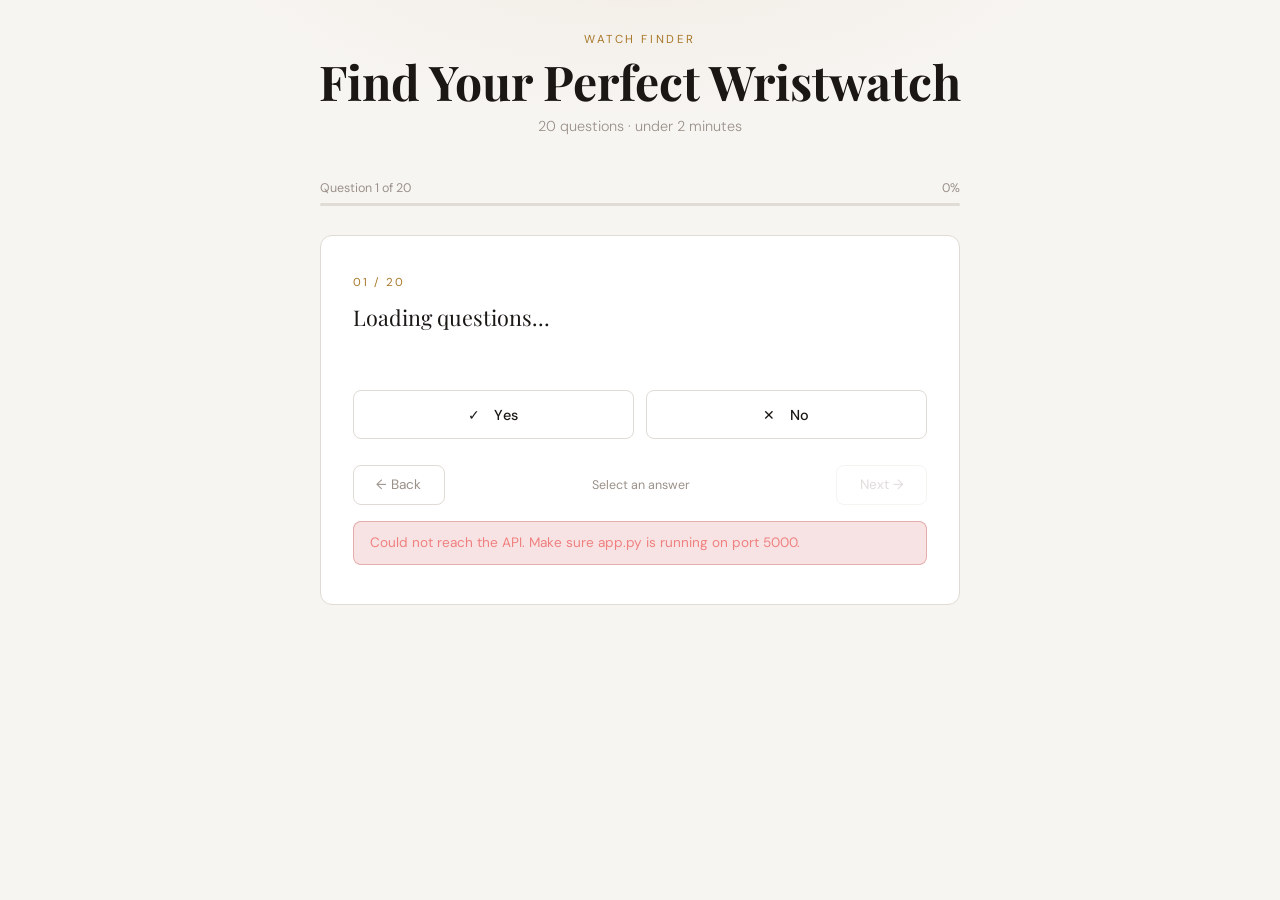
<file: AI/index.html>
<!DOCTYPE html>
<html lang="en">
<head>
<meta charset="UTF-8" />
<meta name="viewport" content="width=device-width, initial-scale=1.0"/>
<title>WristMatch — Find Your Watch</title>
<link href="https://fonts.googleapis.com/css2?family=Playfair+Display:ital,wght@0,400;0,700;1,400&family=DM+Sans:wght@300;400;500&display=swap" rel="stylesheet"/>
<style>
    :root {
        --bg:       #f7f5f2;
        --surface:  #ffffff;
        --card:     #ffffff;
        --border:   #e0dbd4;
        --gold:     #a8782a;
        --gold-lt:  #c9922e;
        --text:     #1a1714;
        --muted:    #9a918a;
        --yes:      #a8782a;
        --no:       #e8e3dc;
        --radius:   12px;
    }

    *, *::before, *::after { box-sizing: border-box; margin: 0; padding: 0; }

    body {
        background: var(--bg);
        color: var(--text);
        font-family: 'DM Sans', sans-serif;
        min-height: 100vh;
        display: flex;
        flex-direction: column;
        align-items: center;
        padding: 2rem 1rem 4rem;
        background-image:
            radial-gradient(ellipse 60% 40% at 50% -10%, rgba(168,120,42,.08) 0%, transparent 60%);
    }

    header {
        text-align: center;
        margin-bottom: 2.8rem;
        animation: fadeDown .7s ease both;
    }
    header .label {
        font-size: .72rem;
        letter-spacing: .22em;
        text-transform: uppercase;
        color: var(--gold);
        margin-bottom: .5rem;
    }
    header h1 {
        font-family: 'Playfair Display', serif;
        font-size: clamp(2rem, 5vw, 3rem);
        font-weight: 700;
        line-height: 1.1;
    }
    header p {
        color: var(--muted);
        font-size: .9rem;
        margin-top: .6rem;
        font-weight: 300;
    }

    .progress-wrap {
        width: min(640px, 100%);
        margin-bottom: 1.8rem;
        animation: fadeDown .7s .1s ease both;
    }
    .progress-meta {
        display: flex;
        justify-content: space-between;
        font-size: .78rem;
        color: var(--muted);
        margin-bottom: .45rem;
    }
    .progress-track {
        height: 3px;
        background: var(--border);
        border-radius: 99px;
        overflow: hidden;
    }
    .progress-fill {
        height: 100%;
        background: linear-gradient(90deg, var(--gold), var(--gold-lt));
        border-radius: 99px;
        transition: width .4s ease;
    }

    .quiz-card {
        background: var(--card);
        border: 1px solid var(--border);
        border-radius: var(--radius);
        padding: 2.4rem 2rem;
        width: min(640px, 100%);
        animation: fadeDown .7s .15s ease both;
    }

    .question-num {
        font-size: .72rem;
        letter-spacing: .18em;
        text-transform: uppercase;
        color: var(--gold);
        margin-bottom: .8rem;
    }
    .question-text {
        font-family: 'Playfair Display', serif;
        font-size: clamp(1.1rem, 2.5vw, 1.35rem);
        font-weight: 400;
        line-height: 1.45;
        margin-bottom: 2rem;
        min-height: 3.5rem;
    }

    .btn-row {
        display: grid;
        grid-template-columns: 1fr 1fr;
        gap: .75rem;
    }
    .btn-ans {
        padding: .9rem;
        border-radius: 8px;
        border: 1.5px solid var(--border);
        font-family: 'DM Sans', sans-serif;
        font-size: .9rem;
        font-weight: 500;
        cursor: pointer;
        transition: all .2s;
        letter-spacing: .04em;
        background: var(--surface);
        color: var(--text);
    }
    .btn-ans:hover { border-color: var(--gold); color: var(--gold-lt); }
    .btn-ans.selected-yes {
        background: rgba(201,168,76,.15);
        border-color: var(--gold);
        color: var(--gold-lt);
    }
    .btn-ans.selected-no {
        background: rgba(255,255,255,.04);
        border-color: #555;
        color: var(--muted);
    }

    .nav-row {
        display: flex;
        justify-content: space-between;
        align-items: center;
        margin-top: 1.6rem;
        gap: .75rem;
    }
    .btn-nav {
        padding: .65rem 1.4rem;
        border-radius: 8px;
        border: 1.5px solid var(--border);
        background: transparent;
        color: var(--muted);
        font-family: 'DM Sans', sans-serif;
        font-size: .85rem;
        cursor: pointer;
        transition: all .2s;
    }
    .btn-nav:hover:not(:disabled) { border-color: var(--gold); color: var(--gold); }
    .btn-nav:disabled { opacity: .3; cursor: default; }

    .btn-submit {
        padding: .75rem 2rem;
        border-radius: 8px;
        border: none;
        background: linear-gradient(135deg, var(--gold) 0%, var(--gold-lt) 100%);
        color: #0d0d0d;
        font-family: 'DM Sans', sans-serif;
        font-size: .9rem;
        font-weight: 600;
        cursor: pointer;
        letter-spacing: .04em;
        transition: opacity .2s, transform .15s;
        display: none;
    }
    .btn-submit:hover { opacity: .9; transform: translateY(-1px); }

    #result {
        display: none;
        width: min(640px, 100%);
        animation: fadeUp .6s ease both;
    }
    .result-card {
        background: var(--card);
        border: 1px solid var(--border);
        border-radius: var(--radius);
        padding: 2.4rem 2rem;
        text-align: center;
        margin-bottom: 1.2rem;
        position: relative;
        overflow: hidden;
    }
    .result-card::before {
        content: '';
        position: absolute;
        inset: 0;
        background: radial-gradient(ellipse 70% 50% at 50% 0%, rgba(201,168,76,.09) 0%, transparent 70%);
        pointer-events: none;
    }
    .result-emoji { font-size: 3rem; margin-bottom: .6rem; }
    .result-brand {
        font-family: 'Playfair Display', serif;
        font-size: clamp(2rem, 6vw, 3rem);
        font-weight: 700;
        color: var(--gold-lt);
        letter-spacing: .06em;
        margin-bottom: .4rem;
    }
    .result-tagline {
        color: var(--muted);
        font-size: .92rem;
        font-weight: 300;
        margin-bottom: 1.8rem;
    }

    .scores-title {
        font-size: .72rem;
        letter-spacing: .18em;
        text-transform: uppercase;
        color: var(--muted);
        margin-bottom: 1rem;
        text-align: left;
    }
    .score-row {
        display: flex;
        align-items: center;
        gap: .8rem;
        margin-bottom: .65rem;
    }
    .score-label {
        width: 4.5rem;
        font-size: .8rem;
        font-weight: 500;
        text-align: right;
        flex-shrink: 0;
    }
    .score-bar-track {
        flex: 1;
        height: 6px;
        background: var(--border);
        border-radius: 99px;
        overflow: hidden;
    }
    .score-bar-fill {
        height: 100%;
        border-radius: 99px;
        background: var(--border);
        transition: width .8s cubic-bezier(.22,1,.36,1);
    }
    .score-bar-fill.winner {
        background: linear-gradient(90deg, var(--gold), var(--gold-lt));
    }
    .score-val {
        width: 1.8rem;
        font-size: .78rem;
        color: var(--muted);
        flex-shrink: 0;
    }

    .btn-retry {
        width: 100%;
        padding: .85rem;
        border-radius: 8px;
        border: 1.5px solid var(--border);
        background: transparent;
        color: var(--text);
        font-family: 'DM Sans', sans-serif;
        font-size: .9rem;
        font-weight: 500;
        cursor: pointer;
        transition: all .2s;
        letter-spacing: .04em;
        margin-top: .4rem;
    }
    .btn-retry:hover { border-color: var(--gold); color: var(--gold); }

    .error-msg {
        background: rgba(200,70,70,.15);
        border: 1px solid rgba(200,70,70,.35);
        border-radius: 8px;
        padding: .8rem 1rem;
        font-size: .85rem;
        color: #f08080;
        margin-top: 1rem;
        display: none;
    }

    .spinner {
        display: inline-block;
        width: 18px; height: 18px;
        border: 2px solid rgba(13,13,13,.3);
        border-top-color: #0d0d0d;
        border-radius: 50%;
        animation: spin .6s linear infinite;
        vertical-align: middle;
        margin-right: .4rem;
    }

    @keyframes spin    { to { transform: rotate(360deg); } }
    @keyframes fadeDown{ from { opacity:0; transform:translateY(-14px); } to { opacity:1; transform:none; } }
    @keyframes fadeUp  { from { opacity:0; transform:translateY(14px);  } to { opacity:1; transform:none; } }
</style>
</head>
<body>

<header>
    <div class="label">Watch Finder</div>
    <h1>Find Your Perfect Wrist&shy;watch</h1>
    <p>20 questions · under 2 minutes</p>
</header>

<div class="progress-wrap" id="progressWrap">
    <div class="progress-meta">
        <span id="progressLabel">Question 1 of 20</span>
        <span id="progressPct">0%</span>
    </div>
    <div class="progress-track">
        <div class="progress-fill" id="progressFill" style="width:0%"></div>
    </div>
</div>

<div class="quiz-card" id="quizCard">
    <div class="question-num" id="qNum">01 / 20</div>
    <div class="question-text" id="qText">Loading questions…</div>
    <div class="btn-row">
        <button class="btn-ans" id="btnYes" onclick="answer(true)">✓ &nbsp; Yes</button>
        <button class="btn-ans" id="btnNo"  onclick="answer(false)">✕ &nbsp; No</button>
    </div>
    <div class="nav-row">
        <button class="btn-nav" id="btnBack" onclick="goBack()">← Back</button>
        <span style="font-size:.78rem;color:var(--muted)" id="answerHint">Select an answer</span>
        <button class="btn-submit" id="btnSubmit" onclick="submitQuiz()">
            Get My Watch
        </button>
        <button class="btn-nav" id="btnNext" onclick="goNext()" disabled>Next →</button>
    </div>
    <div class="error-msg" id="errorMsg"></div>
</div>

<div id="result">
    <div class="result-card">
        <div class="result-emoji" id="resEmoji"></div>
        <div class="result-brand"  id="resBrand"></div>
        <div class="result-tagline" id="resTagline"></div>
        <div class="scores-title">Score breakdown</div>
        <div id="scoreBars"></div>
    </div>
    <button class="btn-retry" onclick="restart()">↩ &nbsp; Retake the quiz</button>
</div>

<script>
    const API = "http://127.0.0.1:5000/api";

    let questions = [];
    let answers   = [];
    let current   = 0;

    async function loadQuestions() {
        try {
            const res  = await fetch(`${API}/questions`);
            const data = await res.json();
            questions  = data.questions;
            answers    = new Array(questions.length).fill(null);
            renderQuestion();
        } catch (e) {
            showError("Could not reach the API. Make sure app.py is running on port 5000.");
        }
    }

    function renderQuestion() {
        const q   = questions[current];
        const n   = questions.length;
        const num = String(current + 1).padStart(2, "0");

        document.getElementById("qNum").textContent   = `${num} / ${n}`;
        document.getElementById("qText").textContent  = q.text;
        document.getElementById("progressLabel").textContent = `Question ${current + 1} of ${n}`;

        const answered = answers.filter(a => a !== null).length;
        const pct = Math.round((answered / n) * 100);
        document.getElementById("progressFill").style.width = pct + "%";
        document.getElementById("progressPct").textContent  = pct + "%";

        const cur = answers[current];
        document.getElementById("btnYes").className = "btn-ans" + (cur === true  ? " selected-yes" : "");
        document.getElementById("btnNo").className  = "btn-ans" + (cur === false ? " selected-no"  : "");

        document.getElementById("btnBack").disabled = current === 0;
        document.getElementById("answerHint").textContent =
            cur !== null ? "" : "Select an answer";

        const isLast = current === n - 1;
        document.getElementById("btnNext").style.display   = isLast ? "none" : "inline-block";
        document.getElementById("btnSubmit").style.display = isLast ? "inline-block" : "none";

        if (!isLast) {
            document.getElementById("btnNext").disabled = cur === null;
        }
    }

    function answer(val) {
        answers[current] = val;
        renderQuestion();
        if (current < questions.length - 1) {
            setTimeout(() => { current++; renderQuestion(); }, 260);
        }
    }

    function goNext() {
        if (current < questions.length - 1) { current++; renderQuestion(); }
    }

    function goBack() {
        if (current > 0) { current--; renderQuestion(); }
    }

    async function submitQuiz() {
        if (answers.includes(null)) {
            showError("Please answer all questions before submitting.");
            return;
        }
        const btn = document.getElementById("btnSubmit");
        btn.innerHTML = '<span class="spinner"></span>Analysing…';
        btn.disabled = true;
        hideError();

        try {
            const res  = await fetch(`${API}/recommend`, {
                method:  "POST",
                headers: { "Content-Type": "application/json" },
                body:    JSON.stringify({ answers })
            });
            const data = await res.json();
            if (!res.ok) throw new Error(data.error || "API error");
            showResult(data);
        } catch (e) {
            showError(e.message);
            btn.innerHTML = "Get My Watch";
            btn.disabled = false;
        }
    }

    function showResult(data) {
        document.getElementById("quizCard").style.display    = "none";
        document.getElementById("progressWrap").style.display = "none";
        document.getElementById("result").style.display      = "block";

        const rec = data.recommendation;
        document.getElementById("resEmoji").textContent   = rec.emoji;
        document.getElementById("resBrand").textContent   = rec.brand;
        document.getElementById("resTagline").textContent = rec.tagline;

        const scores  = data.scores;
        const maxVal  = Math.max(...Object.values(scores));
        const barsEl  = document.getElementById("scoreBars");
        barsEl.innerHTML = "";

        Object.entries(scores).forEach(([brand, val]) => {
            const isWinner = brand === rec.brand;
            const pct = maxVal > 0 ? (val / maxVal) * 100 : 0;
            barsEl.innerHTML += `
                <div class="score-row">
                    <div class="score-label" style="${isWinner ? 'color:var(--gold-lt);font-weight:600' : ''}">${brand}</div>
                    <div class="score-bar-track">
                        <div class="score-bar-fill ${isWinner ? 'winner' : ''}" style="width:0%" data-pct="${pct}"></div>
                    </div>
                    <div class="score-val">${val}</div>
                </div>`;
        });

        requestAnimationFrame(() => requestAnimationFrame(() => {
            document.querySelectorAll(".score-bar-fill").forEach(el => {
                el.style.width = el.dataset.pct + "%";
            });
        }));
    }

    function restart() {
        answers  = new Array(questions.length).fill(null);
        current  = 0;
        document.getElementById("result").style.display       = "none";
        document.getElementById("quizCard").style.display     = "block";
        document.getElementById("progressWrap").style.display = "block";
        document.getElementById("btnSubmit").innerHTML = "Get My Watch";
        document.getElementById("btnSubmit").disabled  = false;
        renderQuestion();
    }

    function showError(msg) {
        const el = document.getElementById("errorMsg");
        el.textContent = msg;
        el.style.display = "block";
    }

    function hideError() {
        document.getElementById("errorMsg").style.display = "none";
    }

    loadQuestions();
</script>
</body>
</html>
</file>
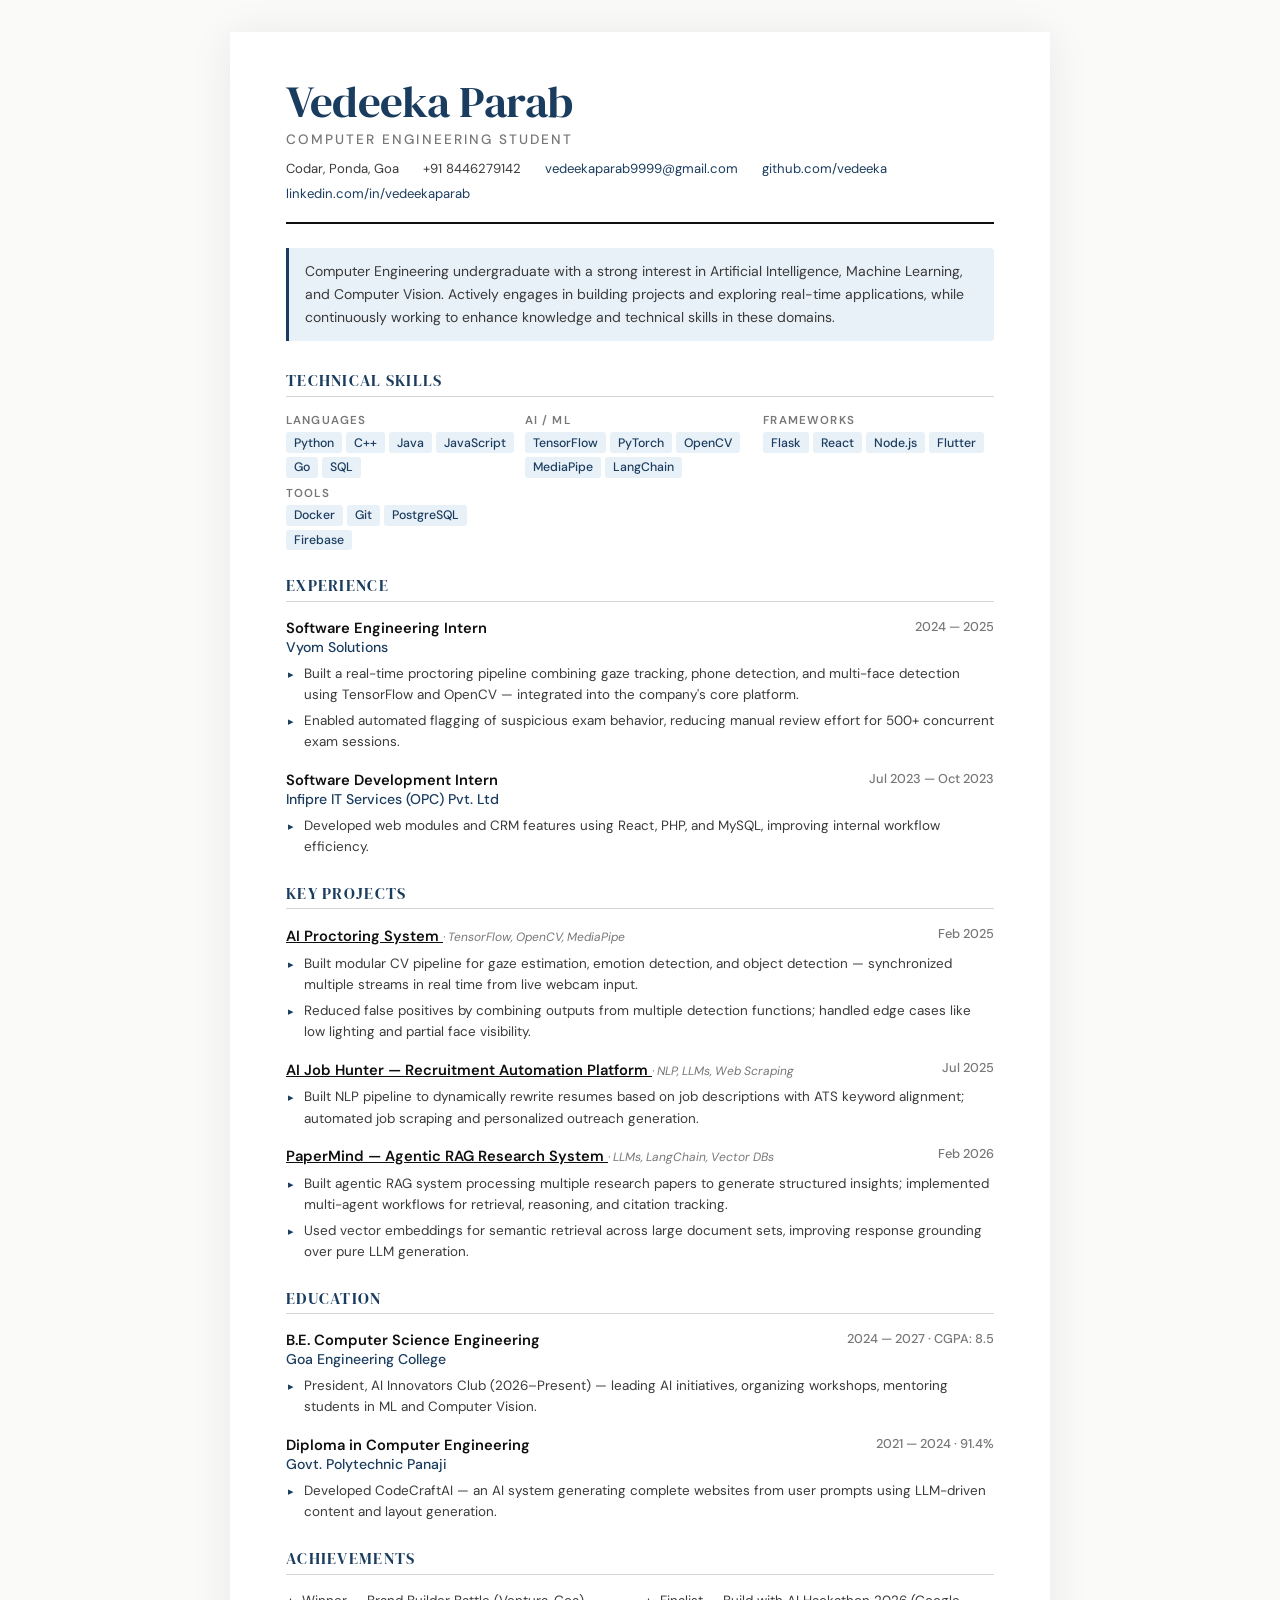
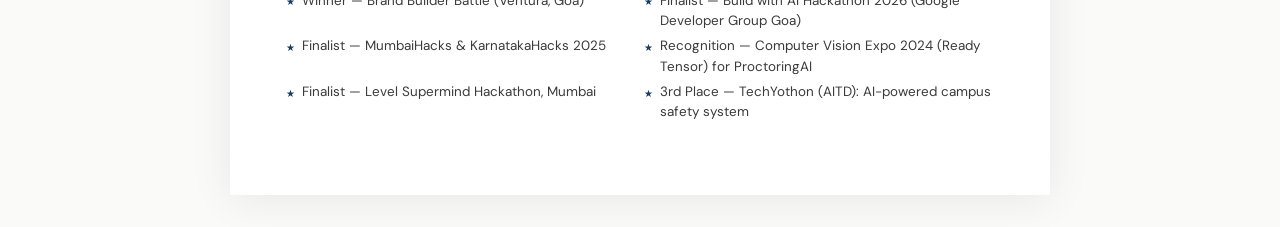
<file: resume.html>
<!DOCTYPE html>
<html lang="en">
<head>
<meta charset="UTF-8">
<meta name="viewport" content="width=device-width, initial-scale=1.0">
<title>Vedeeka Parab — Resume</title>
<link href="https://fonts.googleapis.com/css2?family=DM+Serif+Display&family=DM+Sans:wght@300;400;500;600&display=swap" rel="stylesheet">
<style>
  *, *::before, *::after { box-sizing: border-box; margin: 0; padding: 0; }

  :root {
    --ink: #0f0f0f;
    --ink-soft: #3a3a3a;
    --ink-muted: #777;
    --accent: #1a3c5e;
    --accent-light: #e8f0f8;
    --line: #d4d4d4;
    --bg: #fafaf8;
    --paper: #ffffff;
  }

  body {
    font-family: 'DM Sans', sans-serif;
    background: var(--bg);
    color: var(--ink);
    min-height: 100vh;
    display: flex;
    justify-content: center;
    padding: 2rem 1rem;
  }

  .page {
    background: var(--paper);
    width: 100%;
    max-width: 820px;
    padding: 3rem 3.5rem;
    box-shadow: 0 4px 40px rgba(0,0,0,0.08);
  }

  /* HEADER */
  .header {
    border-bottom: 2px solid var(--ink);
    padding-bottom: 1.25rem;
    margin-bottom: 1.5rem;
  }

  .name {
    font-family: 'DM Serif Display', serif;
    font-size: 2.8rem;
    letter-spacing: -0.5px;
    line-height: 1;
    color: var(--accent);
  }

  .title {
    font-size: 0.85rem;
    font-weight: 500;
    letter-spacing: 0.15em;
    text-transform: uppercase;
    color: var(--ink-muted);
    margin-top: 0.4rem;
  }

  .contact-row {
    display: flex;
    flex-wrap: wrap;
    gap: 0.5rem 1.5rem;
    margin-top: 0.75rem;
    font-size: 0.82rem;
    color: var(--ink-soft);
  }

  .contact-row a {
    color: var(--accent);
    text-decoration: none;
  }

  /* SUMMARY */
  .summary {
    background: var(--accent-light);
    border-left: 3px solid var(--accent);
    padding: 0.75rem 1rem;
    font-size: 0.875rem;
    line-height: 1.65;
    color: var(--ink-soft);
    margin-bottom: 1.75rem;
    border-radius: 0 4px 4px 0;
  }

  /* SECTIONS */
  .section { margin-bottom: 1.5rem; }

  .section-title {
    font-family: 'DM Serif Display', serif;
    font-size: 1rem;
    letter-spacing: 0.08em;
    text-transform: uppercase;
    color: var(--accent);
    border-bottom: 1px solid var(--line);
    padding-bottom: 0.3rem;
    margin-bottom: 1rem;
  }

  /* EXPERIENCE & EDUCATION */
  .entry { margin-bottom: 1.1rem; }

  .entry-header {
    display: flex;
    justify-content: space-between;
    align-items: flex-start;
    flex-wrap: wrap;
    gap: 0.25rem;
  }

  .entry-title {
    font-weight: 600;
    font-size: 0.92rem;
    color: var(--ink);
  }

  .entry-org {
    font-weight: 500;
    font-size: 0.88rem;
    color: var(--accent);
  }

  .entry-date {
    font-size: 0.8rem;
    color: var(--ink-muted);
    white-space: nowrap;
    font-weight: 500;
  }

  .entry-bullets {
    margin-top: 0.4rem;
    padding-left: 1.1rem;
    list-style: none;
  }

  .entry-bullets li {
    font-size: 0.84rem;
    line-height: 1.6;
    color: var(--ink-soft);
    position: relative;
    margin-bottom: 0.25rem;
  }

  .entry-bullets li::before {
    content: "▸";
    position: absolute;
    left: -1rem;
    color: var(--accent);
    font-size: 0.7rem;
    top: 0.2rem;
  }

  /* SKILLS */
  .skills-grid {
    display: grid;
    grid-template-columns: repeat(auto-fill, minmax(180px, 1fr));
    gap: 0.5rem;
  }

  .skill-group { }

  .skill-label {
    font-size: 0.72rem;
    font-weight: 600;
    text-transform: uppercase;
    letter-spacing: 0.1em;
    color: var(--ink-muted);
    margin-bottom: 0.25rem;
  }

  .skill-tags {
    display: flex;
    flex-wrap: wrap;
    gap: 0.25rem;
  }

  .tag {
    font-size: 0.77rem;
    background: var(--accent-light);
    color: var(--accent);
    padding: 0.15rem 0.5rem;
    border-radius: 3px;
    font-weight: 500;
  }

  /* PROJECTS */
  .project { margin-bottom: 1rem; }

  .project-header {
    display: flex;
    justify-content: space-between;
    align-items: flex-start;
    flex-wrap: wrap;
  }

  .project-name {
    font-weight: 600;
    font-size: 0.92rem;
    color: var(--ink);
  }

  .project-stack {
    font-size: 0.75rem;
    color: var(--ink-muted);
    font-style: italic;
  }

  .project-date {
    font-size: 0.8rem;
    color: var(--ink-muted);
    font-weight: 500;
  }

  /* ACHIEVEMENTS */
  .achieve-list {
    list-style: none;
    padding: 0;
    display: grid;
    grid-template-columns: 1fr 1fr;
    gap: 0.35rem 0.5rem;
  }

  .achieve-list li {
    font-size: 0.84rem;
    color: var(--ink-soft);
    line-height: 1.5;
    position: relative;
    padding-left: 1rem;
  }

  .achieve-list li::before {
    content: "★";
    position: absolute;
    left: 0;
    color: var(--accent);
    font-size: 0.6rem;
    top: 0.3rem;
  }

  @media print {
    body { padding: 0; background: white; }
    .page { box-shadow: none; padding: 2rem; }
  }
</style>
</head>
<body>
<div class="page">

  <!-- HEADER -->
  <div class="header">
    <div class="name">Vedeeka Parab</div>
    <div class="title">Computer Engineering Student </div>
    <div class="contact-row">
      <span>Codar, Ponda, Goa</span>
      <span>+91 8446279142</span>
      <a href="mailto:vedeekaparab9999@gmail.com">vedeekaparab9999@gmail.com</a>
      <a href="https://github.com/vedeeka" target="_blank">github.com/vedeeka</a>
      <a href="https://www.linkedin.com/in/vedeeka-parab-7a5174270/" target="_blank">linkedin.com/in/vedeekaparab</a>
    </div>
  </div>

  <!-- SUMMARY -->
  <div class="summary">
   Computer Engineering undergraduate with a strong interest in Artificial
Intelligence, Machine Learning, and Computer Vision. Actively engages in
building projects and exploring real-time applications, while continuously
working to enhance knowledge and technical skills in these domains.
</div>
  <!-- SKILLS -->
  <div class="section">
    <div class="section-title">Technical Skills</div>
    <div class="skills-grid">
      <div class="skill-group">
        <div class="skill-label">Languages</div>
        <div class="skill-tags">
          <span class="tag">Python</span>
          <span class="tag">C++</span>
          <span class="tag">Java</span>
          <span class="tag">JavaScript</span>
          <span class="tag">Go</span>
          <span class="tag">SQL</span>
        </div>
      </div>
      <div class="skill-group">
        <div class="skill-label">AI / ML</div>
        <div class="skill-tags">
          <span class="tag">TensorFlow</span>
          <span class="tag">PyTorch</span>
          <span class="tag">OpenCV</span>
          <span class="tag">MediaPipe</span>
          <span class="tag">LangChain</span>
        </div>
      </div>
      <div class="skill-group">
        <div class="skill-label">Frameworks</div>
        <div class="skill-tags">
          <span class="tag">Flask</span>
          <span class="tag">React</span>
          <span class="tag">Node.js</span>
          <span class="tag">Flutter</span>
        </div>
      </div>
      <div class="skill-group">
        <div class="skill-label">Tools</div>
        <div class="skill-tags">
          <span class="tag">Docker</span>
          <span class="tag">Git</span>
          <span class="tag">PostgreSQL</span>
          <span class="tag">Firebase</span>
        </div>
      </div>
    </div>
  </div>
 

  <!-- EXPERIENCE -->
  <div class="section">
    <div class="section-title">Experience</div>

    <div class="entry">
      <div class="entry-header">
        <div>
          <div class="entry-title">Software Engineering Intern</div>
          <div class="entry-org">Vyom Solutions</div>
        </div>
        <div class="entry-date">2024 — 2025</div>
      </div>
      <ul class="entry-bullets">
        <li>Built a real-time proctoring pipeline combining gaze tracking, phone detection, and multi-face detection using TensorFlow and OpenCV — integrated into the company's core platform.</li>
        <li>Enabled automated flagging of suspicious exam behavior, reducing manual review effort for 500+ concurrent exam sessions.</li>
      </ul>
    </div>

    <div class="entry">
      <div class="entry-header">
        <div>
          <div class="entry-title">Software Development Intern</div>
          <div class="entry-org">Infipre IT Services (OPC) Pvt. Ltd</div>
        </div>
        <div class="entry-date">Jul 2023 — Oct 2023</div>
      </div>
      <ul class="entry-bullets">
        <li>Developed web modules and CRM features using React, PHP, and MySQL, improving internal workflow efficiency.</li>
      
      </ul>
    </div>
  </div>

<!-- PROJECTS -->
<div class="section">
  <div class="section-title">Key Projects</div>

  <div class="project">
    <div class="project-header">
      <div>
        <a href="https://github.com/vedeeka/Proctoring" target="_blank" class="project-name">
          AI Proctoring System
        </a>
        <span class="project-stack"> · TensorFlow, OpenCV, MediaPipe</span>
      </div>
      <div class="project-date">Feb 2025</div>
    </div>
    <ul class="entry-bullets">
      <li>Built modular CV pipeline for gaze estimation, emotion detection, and object detection — synchronized multiple streams in real time from live webcam input.</li>
      <li>Reduced false positives by combining outputs from multiple detection functions; handled edge cases like low lighting and partial face visibility.</li>
    </ul>
  </div>



  <div class="project">
    <div class="project-header">
      <div>
        <a href="https://github.com/vedeeka/AI-Job-Hunter" target="_blank" class="project-name">
          AI Job Hunter — Recruitment Automation Platform
        </a>
        <span class="project-stack"> · NLP, LLMs, Web Scraping</span>
      </div>
      <div class="project-date">Jul 2025</div>
    </div>
    <ul class="entry-bullets">
      <li>Built NLP pipeline to dynamically rewrite resumes based on job descriptions with ATS keyword alignment; automated job scraping and personalized outreach generation.</li>
    </ul>
  </div>
  <div class="project">
    <div class="project-header">
      <div>
        <a href="https://github.com/vedeeka/PaperMind" target="_blank" class="project-name">
          PaperMind — Agentic RAG Research System
        </a>
        <span class="project-stack"> · LLMs, LangChain, Vector DBs</span>
      </div>
      <div class="project-date">Feb 2026</div>
    </div>
    <ul class="entry-bullets">
      <li>Built agentic RAG system processing multiple research papers to generate structured insights; implemented multi-agent workflows for retrieval, reasoning, and citation tracking.</li>
      <li>Used vector embeddings for semantic retrieval across large document sets, improving response grounding over pure LLM generation.</li>
    </ul>
  </div>


</div>

 <!-- EDUCATION -->
  <div class="section">
    <div class="section-title">Education</div>

    <div class="entry">
      <div class="entry-header">
        <div>
          <div class="entry-title">B.E. Computer Science Engineering</div>
          <div class="entry-org">Goa Engineering College</div>
        </div>
        <div class="entry-date">2024 — 2027 · CGPA: 8.5</div>
      </div>
      <ul class="entry-bullets">
        <li>President, AI Innovators Club (2026–Present) — leading AI initiatives, organizing workshops, mentoring students in ML and Computer Vision.</li>
      </ul>
    </div>

    <div class="entry">
      <div class="entry-header">
        <div>
          <div class="entry-title">Diploma in Computer Engineering</div>
          <div class="entry-org">Govt. Polytechnic Panaji</div>
        </div>
        <div class="entry-date">2021 — 2024 · 91.4%</div>
      </div>
      <ul class="entry-bullets">
        <li>Developed CodeCraftAI — an AI system generating complete websites from user prompts using LLM-driven content and layout generation.</li>
      </ul>
    </div>
  </div>

  <!-- ACHIEVEMENTS -->
  <div class="section">
    <div class="section-title">Achievements</div>
    <ul class="achieve-list">
      <li>Winner — Brand Builder Battle (Ventura, Goa)</li>
      <li>Finalist — Build with AI Hackathon 2026 (Google Developer Group Goa)</li>
      <li>Finalist — MumbaiHacks & KarnatakaHacks 2025</li>
      <li>Recognition — Computer Vision Expo 2024 (Ready Tensor) for ProctoringAI</li>
      <li>Finalist — Level Supermind Hackathon, Mumbai</li>
      <li>3rd Place — TechYothon (AITD): AI-powered campus safety system</li>
    </ul>
  </div>

</div>
</body>
</html>
</file>
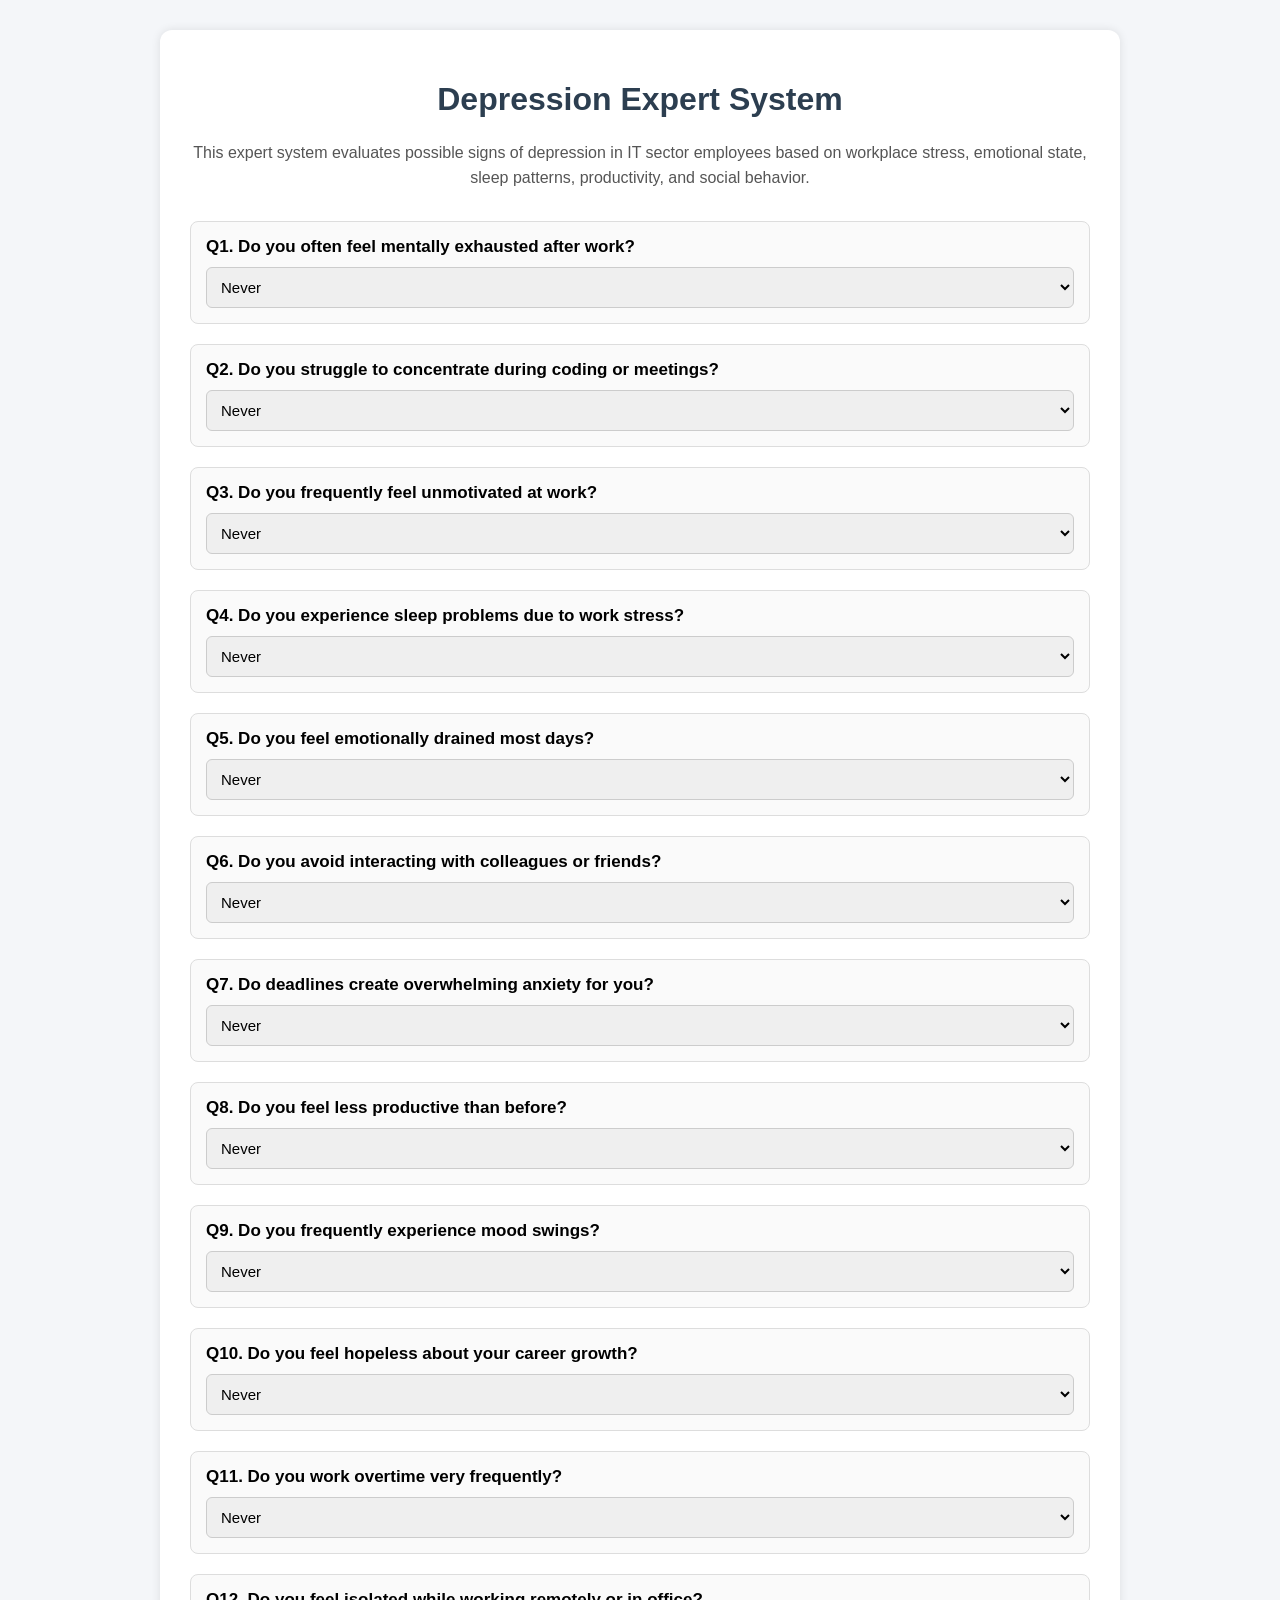
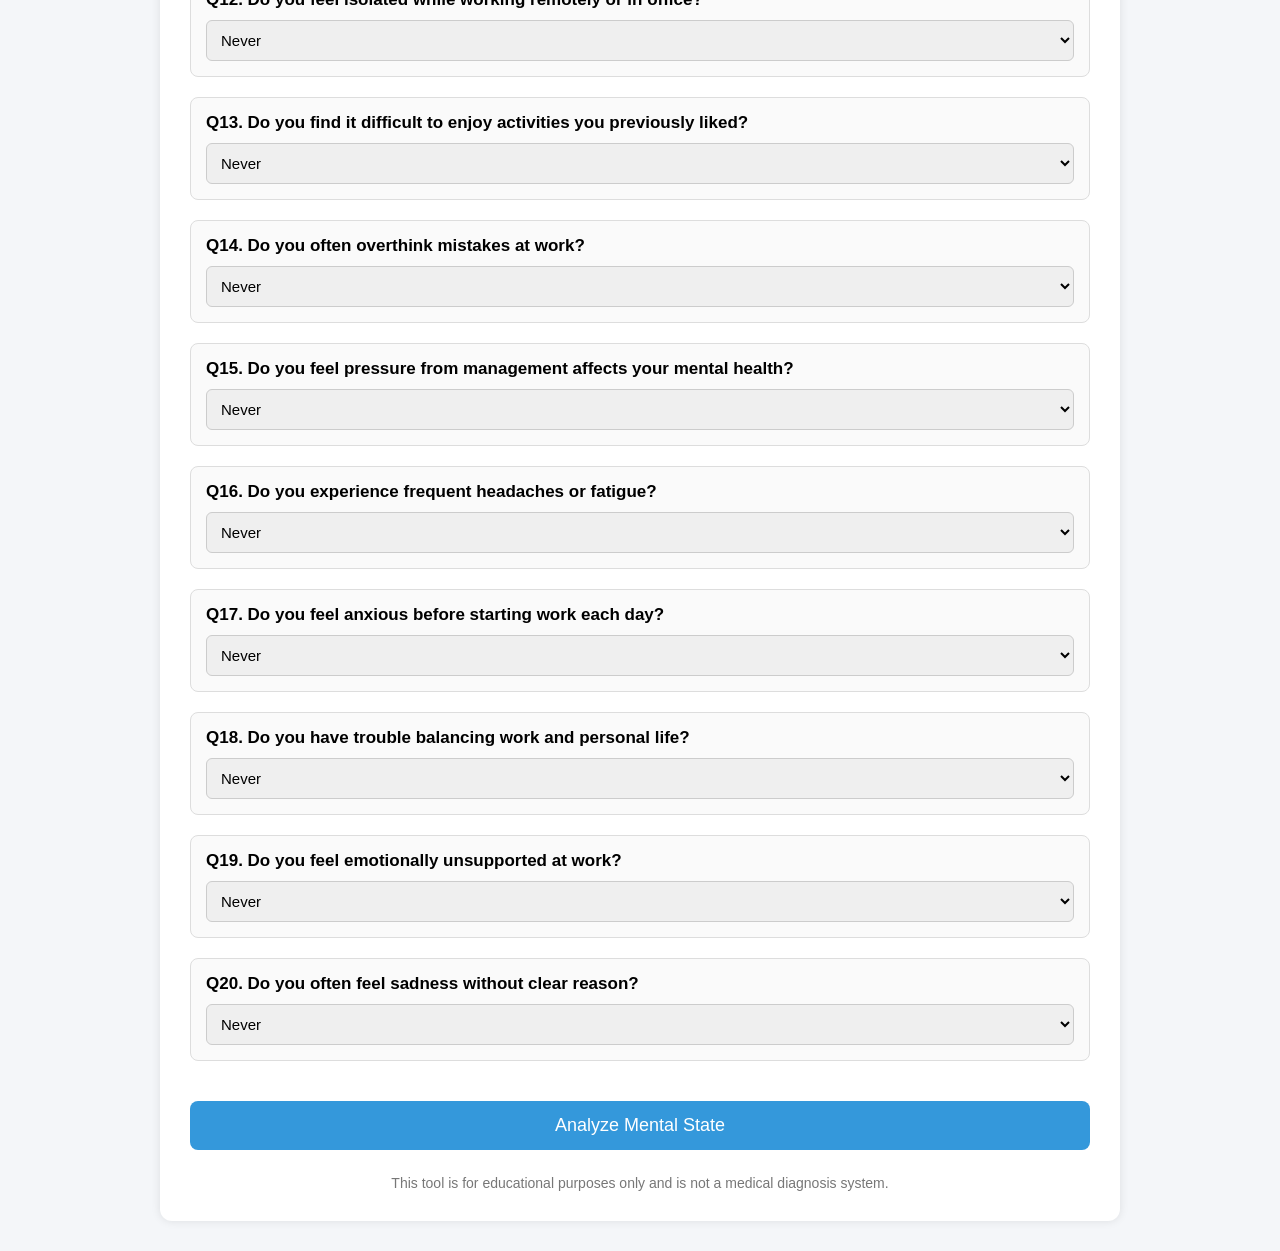
<file: AI/raj.html>
<!DOCTYPE html>
<html lang="en">
<head>
  <meta charset="UTF-8" />
  <meta name="viewport" content="width=device-width, initial-scale=1.0" />
  <title>Depression Expert System for IT Employees</title>
  <link rel="stylesheet" href="style.css">
</head>
<body>

<div class="container">
  <h1>Depression Expert System</h1>
  <p class="description">
    This expert system evaluates possible signs of depression in IT sector employees based on workplace stress, emotional state, sleep patterns, productivity, and social behavior.
  </p>
  <form id="depressionForm"></form>
  <button onclick="evaluateDepression()">Analyze Mental State</button>
  <div class="result" id="resultBox">
    <div class="score" id="scoreText"></div>
    <div class="recommendation" id="recommendationText"></div>
  </div>
  <footer>
    This tool is for educational purposes only and is not a medical diagnosis system.
  </footer>
</div>

<script>
const questions = [
  "Do you often feel mentally exhausted after work?",
  "Do you struggle to concentrate during coding or meetings?",
  "Do you frequently feel unmotivated at work?",
  "Do you experience sleep problems due to work stress?",
  "Do you feel emotionally drained most days?",
  "Do you avoid interacting with colleagues or friends?",
  "Do deadlines create overwhelming anxiety for you?",
  "Do you feel less productive than before?",
  "Do you frequently experience mood swings?",
  "Do you feel hopeless about your career growth?",
  "Do you work overtime very frequently?",
  "Do you feel isolated while working remotely or in office?",
  "Do you find it difficult to enjoy activities you previously liked?",
  "Do you often overthink mistakes at work?",
  "Do you feel pressure from management affects your mental health?",
  "Do you experience frequent headaches or fatigue?",
  "Do you feel anxious before starting work each day?",
  "Do you have trouble balancing work and personal life?",
  "Do you feel emotionally unsupported at work?",
  "Do you often feel sadness without clear reason?"
];

const form = document.getElementById("depressionForm");
questions.forEach((question, index) => {
  const div = document.createElement("div");
  div.className = "question";
  div.innerHTML = `
    <h3>Q${index + 1}. ${question}</h3>
    <select id="q${index}" required>
      <option value="0">Never</option>
      <option value="1">Rarely</option>
      <option value="2">Sometimes</option>
      <option value="3">Often</option>
      <option value="4">Always</option>
    </select>
  `;

  form.appendChild(div);
});

function evaluateDepression() {
  const weights = [
    2, 2, 2, 3, 3,
    2, 2, 2, 2, 3,
    1, 2, 3, 2, 2,
    2, 3, 2, 3, 3
  ];
  let totalScore = 0;
  let detectedSymptoms = [];
  for (let i = 0; i < questions.length; i++) {
    const answer = parseInt(document.getElementById(`q${i}`).value);
    totalScore += answer * weights[i];
    if (answer >= 3) {
      detectedSymptoms.push(questions[i]);
    }
  }
  let level = "";
  let advice = "";
  let condition = "";
  if (totalScore <= 25) {
    level = "Psychologically Stable";
    condition = "No Clinically Significant Depressive Indicators";
    advice = "The assessment does not indicate clinically significant depressive symptomatology. Current responses suggest manageable occupational stress levels and generally stable emotional functioning.";
  } else if (totalScore <= 45) {
    level = "Subclinical Depressive State";
    condition = "Early-Stage Depressive Symptom Presentation";
    advice = "The responses indicate emerging depressive tendencies including emotional fatigue, stress sensitivity, and reduced psychological resilience. Preventive intervention and lifestyle regulation are advisable.";
  } else if (totalScore <= 65) {
    level = "Clinically Moderate Depression";
    condition = "Moderate Depressive Symptomatology";
    advice = "The assessment reflects clinically relevant depressive symptoms associated with occupational burnout, emotional exhaustion, cognitive strain, and reduced motivation. Psychological consultation is recommended.";
  } else if (totalScore <= 85) {
    level = "Major Depressive State";
    condition = "Moderately Severe Major Depressive Presentation";
    advice = "The responses indicate substantial depressive symptom severity affecting emotional regulation, concentration, productivity, social engagement, and occupational functioning. Professional mental health intervention is strongly advised.";
  } else {
    level = "Severe Major Depressive Disorder Risk";
    condition = "Severe Depressive and Burnout Presentation";
    advice = "The assessment reflects severe depressive symptom indicators including persistent emotional distress, psychological exhaustion, social withdrawal, and functional impairment. Immediate professional psychiatric or psychological support is strongly recommended.";
  }

  let symptomHTML = "";
  if (detectedSymptoms.length > 0) {
    symptomHTML += "<h3>Detected Symptoms are answers from the following: </h3><ul>";
    detectedSymptoms.forEach(symptom => {
      symptomHTML += `<li>${symptom}</li>`;
    });
    symptomHTML += "</ul>";
  }
  document.getElementById("resultBox").style.display = "block";
  document.getElementById("scoreText").innerHTML = `
    Total Weighted Score: ${totalScore}<br><br>
    Depression Level: <b>${level}</b><br><br>
    Detected Condition: <b>${condition}</b>
  `;
  document.getElementById("recommendationText").innerHTML = `
    ${advice}
    <br><br>
    ${symptomHTML}
  `;
  window.scrollTo({
    top: document.body.scrollHeight,
    behavior: 'smooth'
  });
}
</script>
</body>
</html>
</file>
<file: AI/style.css>
body {
  font-family: Arial, sans-serif;
  background: #f4f6f9;
  margin: 0;
  padding: 0;
}

.container {
  max-width: 900px;
  margin: 30px auto;
  background: white;
  padding: 30px;
  border-radius: 12px;
  box-shadow: 0 0 10px rgba(0,0,0,0.1);
}

h1 {
  text-align: center;
  color: #2c3e50;
}

.description {
  text-align: center;
  color: #555;
  margin-bottom: 30px;
  line-height: 1.6;
}

.question {
  margin-bottom: 20px;
  padding: 15px;
  border: 1px solid #ddd;
  border-radius: 8px;
  background: #fafafa;
}

.question h3 {
  margin: 0 0 10px;
  font-size: 17px;
}

select {
  width: 100%;
  padding: 10px;
  border-radius: 6px;
  border: 1px solid #ccc;
  font-size: 15px;
}

button {
  width: 100%;
  padding: 14px;
  font-size: 18px;
  border: none;
  border-radius: 8px;
  background: #3498db;
  color: white;
  cursor: pointer;
  margin-top: 20px;
  transition: 0.3s;
}

button:hover {
  background: #2980b9;
}

.result {
  margin-top: 30px;
  padding: 20px;
  border-radius: 10px;
  background: #eef6ff;
  display: none;
}

.score {
  font-size: 22px;
  font-weight: bold;
  color: #2c3e50;
  line-height: 1.6;
}



.recommendation {
  margin-top: 15px;
  font-size: 17px;
  line-height: 1.7;
}

.recommendation ul {
  margin-top: 10px;
}

footer {
  text-align: center;
  margin-top: 25px;
  color: #777;
  font-size: 14px;
}
</file>
